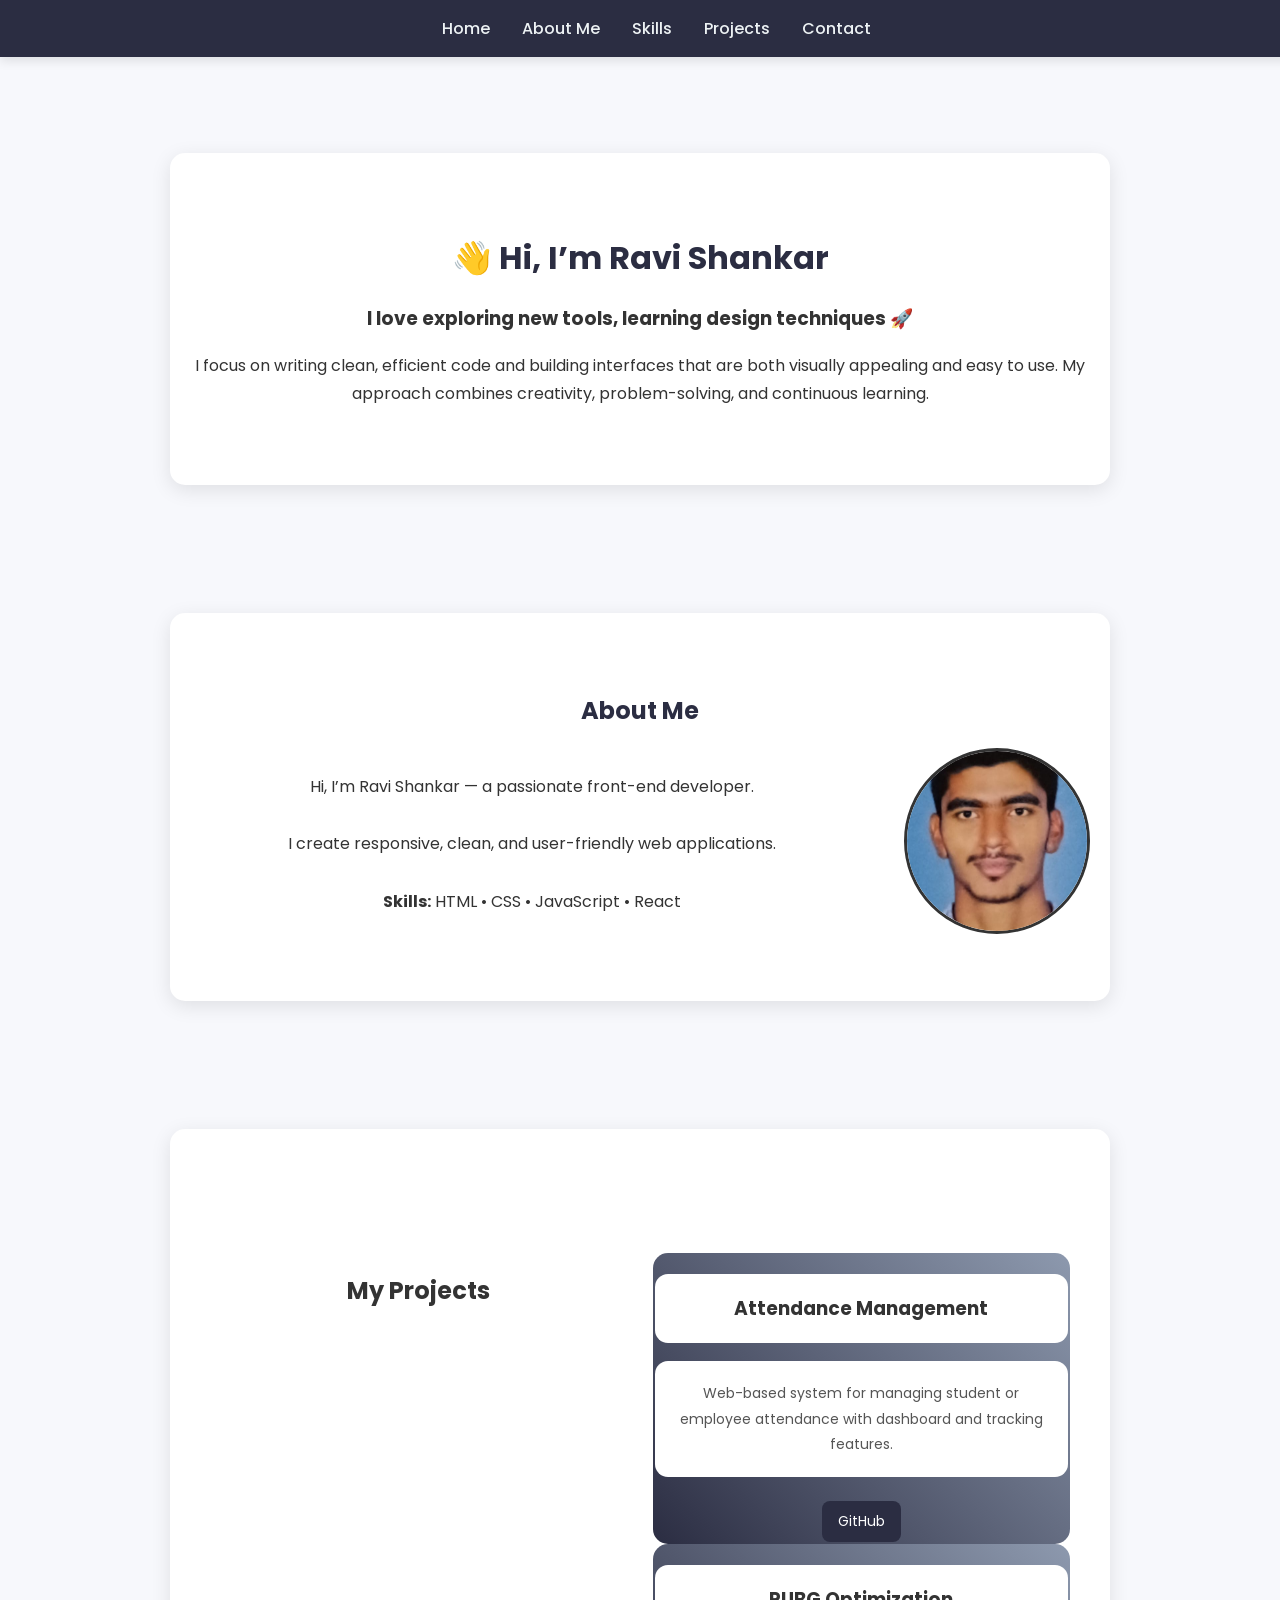
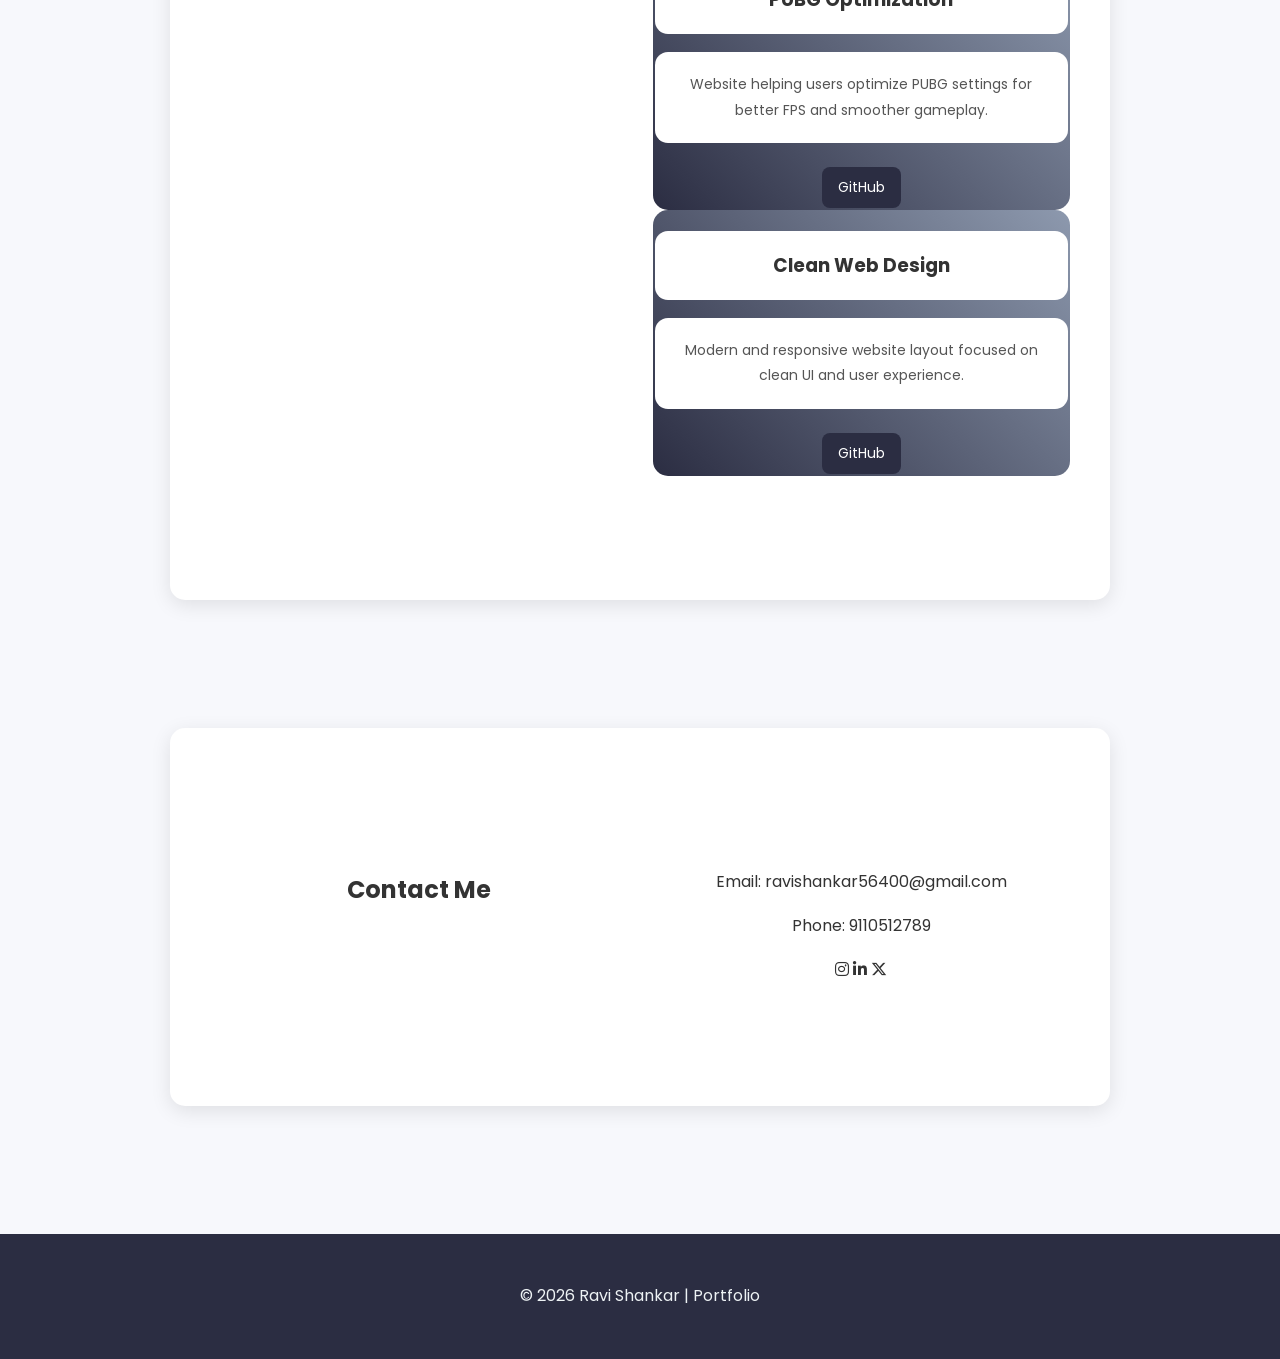
<file: Ravi Portfolio/index.html>
<!DOCTYPE html>
<html lang="en">

<head>
  <meta charset="UTF-8">
  <meta name="viewport" content="width=device-width, initial-scale=1.0">
  <title>Ravi Personal Portfolio Dashboard</title>

  <!-- CSS -->
  <link rel="stylesheet" href="assets/style.css">

  <!-- Fonts -->
  <link href="https://fonts.googleapis.com/css2?family=Poppins&display=swap" rel="stylesheet">

  <!-- Icons -->
  <link rel="stylesheet" href="https://cdnjs.cloudflare.com/ajax/libs/font-awesome/6.5.0/css/all.min.css">
</head>

<body>

  <!-- Navbar -->
  <nav>
    <ul>
      <li><a href="#home">Home</a></li>
      <li><a href="#about">About Me</a></li>
      <li><a href="Template/Skills.html">Skills</a></li>
      <li><a href="#projects">Projects</a></li>
      <li><a href="#contact">Contact</a></li>
    </ul>
  </nav>

  <!-- Greeting -->
  <div id="greeting"></div>

  <!-- Home -->
  <header id="home" class="section slide-up">
    <h1>👋 Hi, I’m Ravi Shankar</h1>
    <h3>I love exploring new tools, learning design techniques 🚀</h3>
    <p>
      I focus on writing clean, efficient code and building interfaces that are both visually appealing and easy to use.
      My approach combines creativity, problem-solving, and continuous learning.
    </p>
  </header>

  <!-- About -->
  <section id="about" class="section slide-left">
    <h1>About Me</h1>

    <div class="about-container">

      <div class="about-text">
        <p>
          Hi, I’m Ravi Shankar — a passionate front-end developer.
          <br><br>
          I create responsive, clean, and user-friendly web applications.
          <br><br>
          <b>Skills:</b> HTML • CSS • JavaScript • React
        </p>
      </div>

      <div class="about-img">
        <img src="assets/WhatsApp Image 2026-02-06 at 4.29.30 PM.jpeg" alt="Ravi Photo">
      </div>

    </div>
  </section>

  <!-- Projects -->
<section id="projects">
  <div class="container">
    <h2 class="section-title">My <span>Projects</span></h2>

    <div class="projects-grid">

      <div class="card">
        <h3>Attendance Management</h3>
        <p>
          Web-based system for managing student or employee attendance with dashboard and tracking features.
        </p>
        <a href="https://github.com/BhukyaRavishankarnaik/Attendance-Managment.git" target="_blank" class="btn">GitHub</a>
      </div>

      <div class="card">
        <h3>PUBG Optimization</h3>
        <p>
          Website helping users optimize PUBG settings for better FPS and smoother gameplay.
        </p>
        <a href="https://github.com/BhukyaRavishankarnaik/PUBG-optimization.git" target="_blank" class="btn">GitHub</a>
      </div>

      <div class="card">
        <h3>Clean Web Design</h3>
        <p>
          Modern and responsive website layout focused on clean UI and user experience.
        </p>
        <a href="https://github.com/BhukyaRavishankarnaik/Clean-Web-Design" target="_blank" class="btn">GitHub</a>
      </div>

    </div>
  </div>
</section>

  <!-- Contact -->
<section id="contact">
  <div class="container">
    <h2 class="section-title">Contact <span>Me</span></h2>

    <div class="contact-box">
      <p>Email: ravishankar56400@gmail.com</p>
      <p> Phone: 9110512789</p>

      <div class="socials">
        <a href="https://www.instagram.com/_1m_.ravi._" target="_blank"><i class="fab fa-instagram"></i></a>

        <a href="https://www.linkedin.com/in/ravi-shankar-68052a330" target="_blank"><i class="fab fa-linkedin-in"></i></a>

        <a href="https://x.com/RaviShanka43210" target="_blank"><i class="fab fa-x-twitter"></i></a>
      </div>
    </div>
  </div>
</section>

  <!-- Footer -->
  <footer>
    <p>© 2026 Ravi Shankar | Portfolio</p>
  </footer>

  <!-- Back to Top Button -->
  <button id="topBtn">↑</button>

  <!-- JS -->
  <script src="script.js"></script>

</body>
</html>
</file>
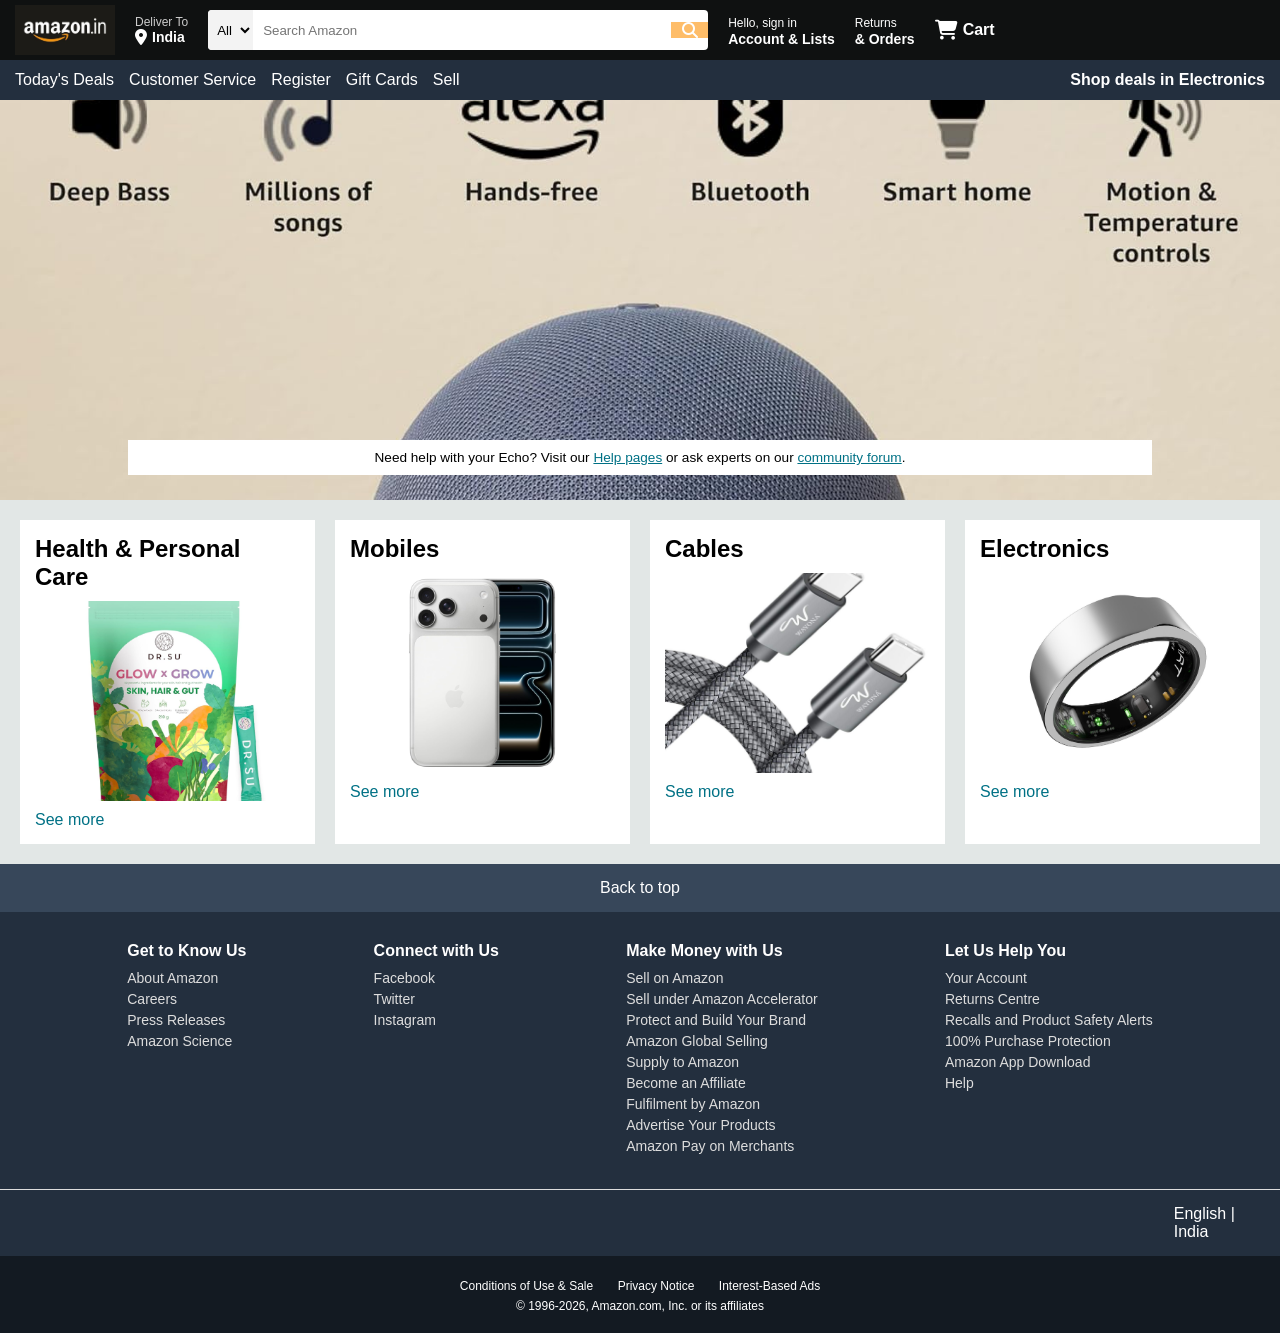
<file: Ravi Portfolio/Login Website/index.html>
<!DOCTYPE html>
<html lang="en">
<head>
    <meta charset="UTF-8">
    <meta name="viewport" content="width=device-width, initial-scale=1.0">
    <title>Clean Web Design</title>

    <!-- Font Awesome -->
    <link rel="stylesheet" href="https://cdnjs.cloudflare.com/ajax/libs/font-awesome/6.4.0/css/all.min.css">

    <link rel="stylesheet" href="style.css/index.css">
</head>
<body>

<header>

    <!-- NAVBAR -->
    <div class="navbar">

        <div class="nav-logo">
            <div class="logo"></div>
        </div>

        <div class="nav-address">
            <p>Deliver To</p>
            <div class="Add-icon">
                <i class="fa-solid fa-location-dot"></i>
                <p>India</p>
            </div>
        </div>

        <div class="nav-search">
            <select class="search-select">
                <option>All</option>
            </select>

            <input class="search-input" placeholder="Search Amazon">

            <div class="search-icon">
                <i class="fa-solid fa-magnifying-glass"></i>
            </div>
        </div>

        <div class="nav-signin">
            <p><span>Hello, sign in</span></p>
            <p class="nav-second">Account & Lists</p>
        </div>

        <div class="nav-return">
            <p><span>Returns</span></p>
            <p class="nav-second">& Orders</p>
        </div>

        <div class="nav-cart">
            <i class="fa-solid fa-cart-shopping"></i>
            Cart
        </div>

    </div>

    <!-- PANEL -->
    <div class="panel">
        <div class="panel-ops">
            <p>Today's Deals</p>
            <p>Customer Service</p>
            <p>Register</p>
            <p>Gift Cards</p>
            <p>Sell</p>
        </div>

        <div class="panel-deals">
            Shop deals in Electronics
        </div>
    </div>

</header>

<!-- HERO SECTION -->
<div class="hero-section">
    <div class="hero-msg">
        <p>
            Need help with your Echo? Visit our 
            <a href="#">Help pages</a> or ask experts on our 
            <a href="#">community forum</a>.
        </p>
    </div>
</div>

<!-- SHOP SECTION -->
<div class="shop-section">

    <!-- BOX 1 -->
    <div class="box">
        <div class="box-content">
            <h2>Health & Personal Care</h2>
            <div class="box-img" style="background-image: url('img/image.png');"></div>
            <p>See more</p>
        </div>
    </div>

    <!-- BOX 2 -->
    <div class="box">
        <div class="box-content">
            <h2>Mobiles</h2>
            <div class="box-img" style="background-image: url('img/image3.png');"></div>
            <p>See more</p>
        </div>
    </div>

    <!-- BOX 3 -->
    <div class="box">
        <div class="box-content">
            <h2>Cables</h2>
            <div class="box-img" style="background-image: url('img/image4.png');"></div>
            <p>See more</p>
        </div>
    </div>

    <!-- BOX 4 -->
    <div class="box">
        <div class="box-content">
            <h2>Electronics</h2>
            <div class="box-img" style="background-image: url('img/image5.png');"></div>
            <p>See more</p>
        </div>
    </div>

</div>

<footer>

    <!-- Back to Top -->
    <div class="foot-panel1">
        Back to top
    </div>

    <!-- Links Section -->
    <div class="foot-panel2">

        <ul>
            <p>Get to Know Us</p>
            <a>About Amazon</a>
            <a>Careers</a>
            <a>Press Releases</a>
            <a>Amazon Science</a>
        </ul>

        <ul>
            <p>Connect with Us</p>
            <a>Facebook</a>
            <a>Twitter</a>
            <a>Instagram</a>
        </ul>

        <ul>
            <p>Make Money with Us</p>
            <a>Sell on Amazon</a>
            <a>Sell under Amazon Accelerator</a>
            <a>Protect and Build Your Brand</a>
            <a>Amazon Global Selling</a>
            <a>Supply to Amazon</a>
            <a>Become an Affiliate</a>
            <a>Fulfilment by Amazon</a>
            <a>Advertise Your Products</a>
            <a>Amazon Pay on Merchants</a>
        </ul>

        <ul>
            <p>Let Us Help You</p>
            <a>Your Account</a>
            <a>Returns Centre</a>
            <a>Recalls and Product Safety Alerts</a>
            <a>100% Purchase Protection</a>
            <a>Amazon App Download</a>
            <a>Help</a>
        </ul>

    </div>

    <!-- Language & Country -->
    <div class="foot-panel3">
        <div class="logo"></div>
        <p>English | India</p>
    </div>

    <!-- Bottom Services -->
    <div class="foot-panel4">
        <div class="pages">
            <a>Conditions of Use & Sale</a>
            <a>Privacy Notice</a>
            <a>Interest-Based Ads</a>
        </div>
        <div class="copyright">
            © 1996-2026, Amazon.com, Inc. or its affiliates
        </div>
    </div>

</footer>
</body>
</html>
</file>
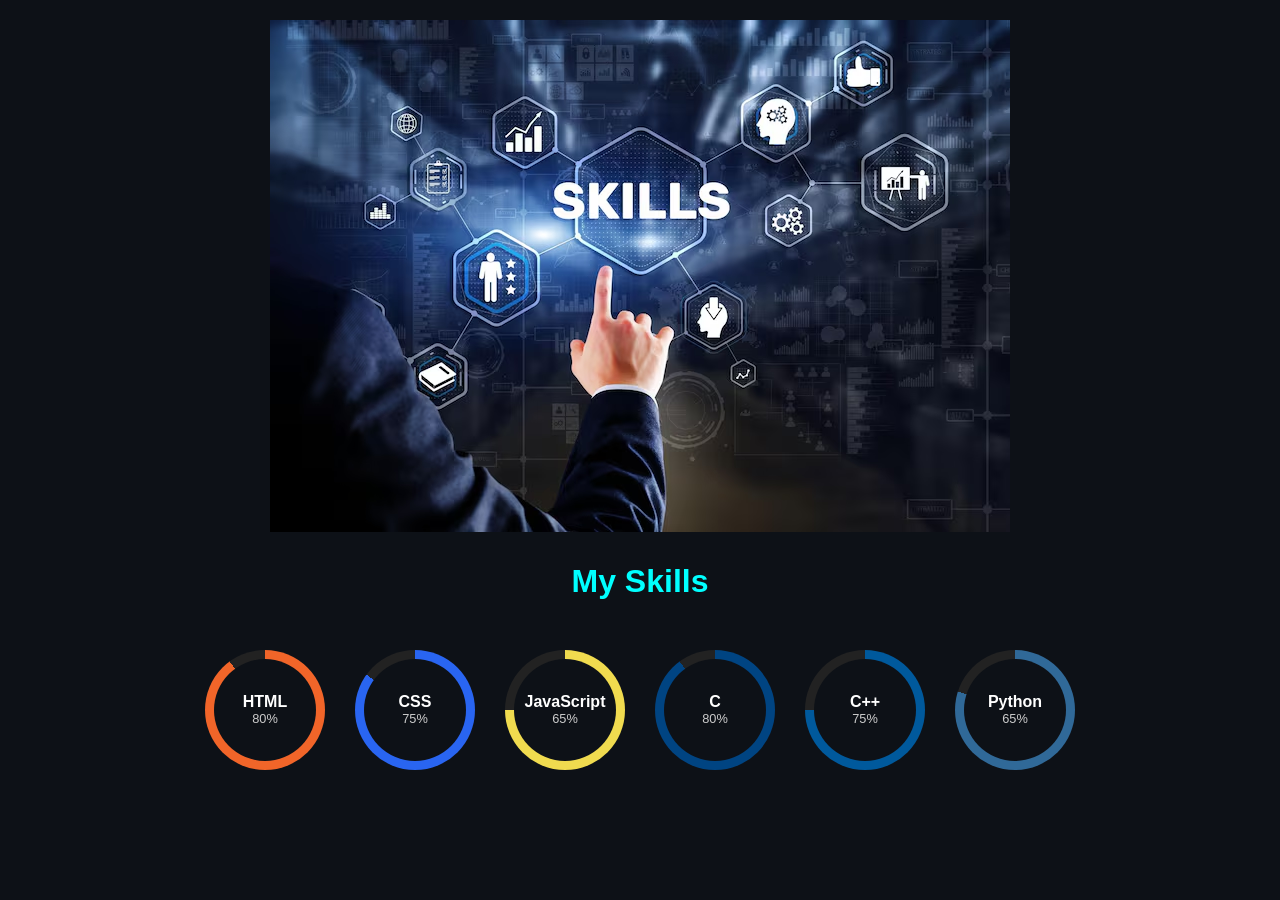
<file: Ravi Portfolio/Template/Skills.html>
<!DOCTYPE html>
<html lang="en">
<head>
  <meta charset="UTF-8" />
  <meta name="viewport" content="width=device-width, initial-scale=1.0" />
  <title>My Skills</title>
  <style>
    body {
  font-family: 'Poppins', sans-serif;
  background: #0d1117;
  color: #fff;
  text-align: center;
  margin: 0;
  padding: 20px;
}

.header-img {
  width: 120px;
  display: block;
  margin: 0 auto 20px;
}

.circular-skills {
  display: flex;
  flex-wrap: wrap;
  justify-content: center;
  gap: 30px;
}

.circular-skills h2 {
  width: 100%;
  font-size: 2rem;
  margin-bottom: 20px;
  color: #00ffff;
}

.circle {
  --size: 120px;
  width: var(--size);
  height: var(--size);
  background: conic-gradient(
    var(--color) calc(var(--percent) * 1%),
    #222 calc(var(--percent) * 1%)
  );
  border-radius: 50%;
  display: flex;
  align-items: center;
  justify-content: center;
  position: relative;
  transition: 0.3s ease;
}

.circle:hover {
  transform: scale(1.1);
  box-shadow: 0 0 20px var(--color);
}

.inner-circle {
  width: 85%;
  height: 85%;
  background: #0d1117;
  border-radius: 50%;
  display: flex;
  flex-direction: column;
  align-items: center;
  justify-content: center;
}

.inner-circle span {
  font-weight: 600;
  font-size: 1rem;
}

.inner-circle small {
  color: #ccc;
  font-size: 0.8rem;
}

  </style>
</head>
<body>
  <img src="../assets/Skills.png" alt="Ravi">

  <section class="circular-skills">
    <h2>My Skills</h2>

    <div class="circle" style="--percent: 90; --color: #f16529;">
      <div class="inner-circle">
        <span>HTML</span>
        <small>80%</small>
      </div>
    </div>

    <div class="circle" style="--percent: 85; --color: #2965f1;">
      <div class="inner-circle">
        <span>CSS</span>
        <small>75%</small>
      </div>
    </div>

    <div class="circle" style="--percent: 75; --color: #f0db4f;">
      <div class="inner-circle">
        <span>JavaScript</span>
        <small>65%</small>
      </div>
    </div>

    <div class="circle" style="--percent: 90; --color: #004482;">
      <div class="inner-circle">
        <span>C</span>
        <small>80%</small>
      </div>
    </div>

    <div class="circle" style="--percent: 75; --color: #00599c;">
      <div class="inner-circle">
        <span>C++</span>
        <small>75%</small>
      </div>
    </div>

    <div class="circle" style="--percent: 80; --color: #306998;">
      <div class="inner-circle">
        <span>Python</span>
        <small>65%</small>
      </div>
    </div>
  </section>
</body>
</html>
</file>
<file: Ravi Portfolio/assets/style.css>
/* ===== Global ===== */
body {
  font-family: 'Poppins', sans-serif;
  margin: 0;
  padding: 0;
  background-color: #f7f8fc;
  color: #333;
  scroll-behavior: smooth;
}

/* Fix for navbar overlap */
html {
  scroll-padding-top: 80px;
}

/* ===== Navbar ===== */
nav {
  background-color: #2b2d42;
  padding: 1rem;
  position: fixed;
  top: 0;
  width: 100%;
  box-shadow: 0 4px 10px rgba(0, 0, 0, 0.1);
  z-index: 1000;
}

nav ul {
  list-style: none;
  display: flex;
  justify-content: center;
  gap: 2rem;
  margin: 0;
  padding: 0;
}

nav ul li a {
  color: #edf2f4;
  text-decoration: none;
  font-weight: 500;
  transition: color 0.3s;
}

nav ul li a:hover {
  color: #8d99ae;
}

/* ===== Sections ===== */
header,
section {
  margin: 8rem auto;
  max-width: 900px;
  text-align: center;
  background: #fff;
  padding: 60px 20px;
  border-radius: 15px;
  box-shadow: 0 5px 20px rgba(0, 0, 0, 0.1);
}

h1 {
  color: #2b2d42;
}

p {
  line-height: 1.8;
}

/* ===== Grid ===== */
.grid {
  display: grid;
  grid-template-columns: repeat(auto-fit, minmax(120px, 1fr));
  gap: 1rem;
  margin-top: 1.5rem;
}

.grid div {
  background: #edf2f4;
  padding: 1rem;
  border-radius: 10px;
  box-shadow: 0 2px 10px rgba(0, 0, 0, 0.05);
  font-weight: 600;
  transition: transform 0.3s, background-color 0.3s;
}

.grid div:hover {
  background-color: #8d99ae;
  color: white;
  transform: scale(1.05);
}

/* ===== Footer ===== */
footer {
  text-align: center;
  padding: 2rem 0;
  background-color: #2b2d42;
  color: #edf2f4;
  margin-top: 5rem;
}

/* ===== Top Button ===== */
#topBtn {
  position: fixed;
  bottom: 30px;
  right: 30px;
  background: #2b2d42;
  color: #edf2f4;
  border: none;
  border-radius: 50%;
  width: 45px;
  height: 45px;
  font-size: 20px;
  cursor: pointer;
  display: none;
  box-shadow: 0 4px 10px rgba(0, 0, 0, 0.2);
  transition: background 0.3s;
}

#topBtn:hover {
  background: #8d99ae;
}

/* ===== Contact Links ===== */
#contact a {
  color: #333;
  transition: 0.3s;
}

#contact a:hover {
  color: #0077b5;
  transform: scale(1.2);
}

/* ===== Projects Container ===== */
.container {
  display: grid;
  grid-template-columns: repeat(auto-fit, minmax(280px, 1fr));
  gap: 25px;
  max-width: 1100px;
  margin: 4rem auto;
  padding: 0 20px;
}

/* ===== Cards ===== */
.card {
  background: linear-gradient(45deg, #2b2d42, #8d99ae);
  border-radius: 15px;
  padding: 2px;
  transition: all 0.3s ease;
}

.card > * {
  background: #fff;
  border-radius: 13px;
  padding: 20px;
}

.card:hover {
  transform: translateY(-10px);
  box-shadow: 0 12px 30px rgba(0, 0, 0, 0.15);
}

.card h2 {
  color: #2b2d42;
}

.card p {
  font-size: 14px;
  color: #555;
}

.btn {
  display: inline-block;
  margin-top: 10px;
  padding: 10px 16px;
  background: #2b2d42;
  color: #fff;
  border-radius: 8px;
  text-decoration: none;
  font-size: 14px;
  transition: all 0.3s ease;
}

.btn:hover {
  background: #8d99ae;
  transform: scale(1.05);
}

/* ===== About Section ===== */
.about-container {
  display: flex;
  align-items: center;
  justify-content: space-between;
  gap: 30px;
  flex-wrap: wrap;
}

.about-text {
  flex: 1;
}

.about-img {
  flex: 0 0 180px;
}

.about-img img {
  width: 180px;
  height: 180px;
  object-fit: cover;
  border-radius: 50%;
  border: 3px solid #333;
}

/* ===== Responsive ===== */
@media (max-width: 768px) {
  .container {
    gap: 15px;
  }

  .card {
    padding: 1px;
  }
}

/* ===== 🔥 SCROLL ANIMATION ===== */

.section {
  opacity: 0;
  transform: translateY(60px);
  transition: all 0.8s ease;
}

.section.show {
  opacity: 1;
  transform: translateY(0);
}

/* Directions */
.slide-left {
  transform: translateX(-100px);
}

.slide-right {
  transform: translateX(100px);
}

.slide-up {
  transform: translateY(100px);
}

/* Final visible */
.section.show.slide-left,
.section.show.slide-right,
.section.show.slide-up {
  transform: translate(0);
}
</file>
<file: Ravi Portfolio/Login Website/style.css/index.css>
* {
    margin: 0;
    padding: 0;
    box-sizing: border-box;
    font-family: Arial, sans-serif;
}

/* ================= NAVBAR ================= */
.navbar {
    height: 60px;
    background-color: #0f1111;
    display: flex;
    align-items: center;
    padding: 0 15px;
    gap: 20px;
    color: white;
}

/* Logo */
.nav-logo {
    height: 50px;
    width: 100px;
}

.logo {
    background-image: url("../img/image1.png");
    background-size: cover;
    background-position: center;
    background-repeat: no-repeat;
    height: 100%;
    width: 100%;
}

/* Address */
.nav-address {
    cursor: pointer;
}

.nav-address p:first-child {
    font-size: 12px;
    color: #cccccc;
}

.Add-icon {
    display: flex;
    align-items: center;
    gap: 5px;
}

.Add-icon p {
    font-size: 14px;
    font-weight: bold;
}

/* Hover */
.nav-address:hover,
.nav-signin:hover,
.nav-return:hover,
.nav-cart:hover {
    border: 1px solid white;
    padding: 5px;
    cursor: pointer;
}

/* ================= SEARCH ================= */
.nav-search {
    display: flex;
    align-items: center;
    background-color: white;
    height: 40px;
    width: 500px;
    border-radius: 4px;
    overflow: hidden;
}

.search-select {
    background-color: #f3f3f3;
    border: none;
    height: 100%;
    padding: 5px;
}

.search-input {
    border: none;
    outline: none;
    width: 100%;
    padding: 10px;
}

.search-icon {
    background-color: #febd69;
    display: flex;
    align-items: center;
    justify-content: center;
    width: 45px;
}

.nav-search:hover {
    border: 2px solid orange;
}

/* ================= SIGNIN / RETURN ================= */
.nav-signin span,
.nav-return span {
    font-size: 12px;
}

.nav-second {
    font-size: 14px;
    font-weight: bold;
}

/* ================= CART ================= */
.nav-cart {
    display: flex;
    align-items: center;
    gap: 5px;
    font-weight: bold;
}

.nav-cart i {
    font-size: 20px;
}

/* ================= PANEL ================= */
.panel {
    height: 40px;
    background-color: #232f3e;
    display: flex;
    align-items: center;
    justify-content: space-between;
    padding: 0 15px;
    color: white;
}

.panel-ops {
    display: flex;
    gap: 15px;
}

.panel-ops p {
    cursor: pointer;
}

.panel-deals {
    font-weight: bold;
}

/* ================= HERO ================= */
.hero-section {
    background-image: url("../img/image2.png");
    background-size: cover;
    background-position: center;
    height: 400px;

    display: flex;
    align-items: flex-end;
    justify-content: center;
}

.hero-msg {
    background-color: white;
    color: black;
    padding: 10px;
    margin-bottom: 25px;
    font-size: 0.85rem;
    width: 80%;
    text-align: center;
}

.hero-msg a {
    color: #007185;
}

/* ================= SHOP ================= */
.shop-section {
    display: grid;
    grid-template-columns: repeat(4, 1fr);
    gap: 20px;
    padding: 20px;
    background-color: #e2e7e6;
}

/* Box */
.box {
    background-color: white;
    padding: 15px;
}

.box-img {
    height: 200px;
    background-size: cover;
    background-position: center;
    margin: 10px 0;
}

.box-content p {
    color: #007185;
    cursor: pointer;
}
/* ================= FOOTER ================= */

/* Back to top */
.foot-panel1 {
    background-color: #37475a;
    color: white;
    text-align: center;
    padding: 15px;
    cursor: pointer;
}

/* Main footer links */
.foot-panel2 {
    background-color: #232f3e;
    color: white;
    display: flex;
    justify-content: space-evenly;
    padding: 30px 0;
}

.foot-panel2 ul {
    list-style: none;
}

.foot-panel2 p {
    font-weight: bold;
    margin-bottom: 10px;
}

.foot-panel2 a {
    display: block;
    font-size: 14px;
    margin: 5px 0;
    color: #dddddd;
    cursor: pointer;
}

/* Logo + language */
.foot-panel3 {
    background-color: #232f3e;
    border-top: 0.5px solid #ddd;
    color: white;
    display: flex;
    justify-content: center;
    align-items: center;
    gap: 20px;
    padding: 15px;
}

/* Bottom section */
.foot-panel4 {
    background-color: #131a22;
    color: white;
    text-align: center;
    padding: 20px;
}

.pages a {
    margin: 0 10px;
    font-size: 12px;
}

.copyright {
    font-size: 12px;
    margin-top: 5px;
}
</file>
